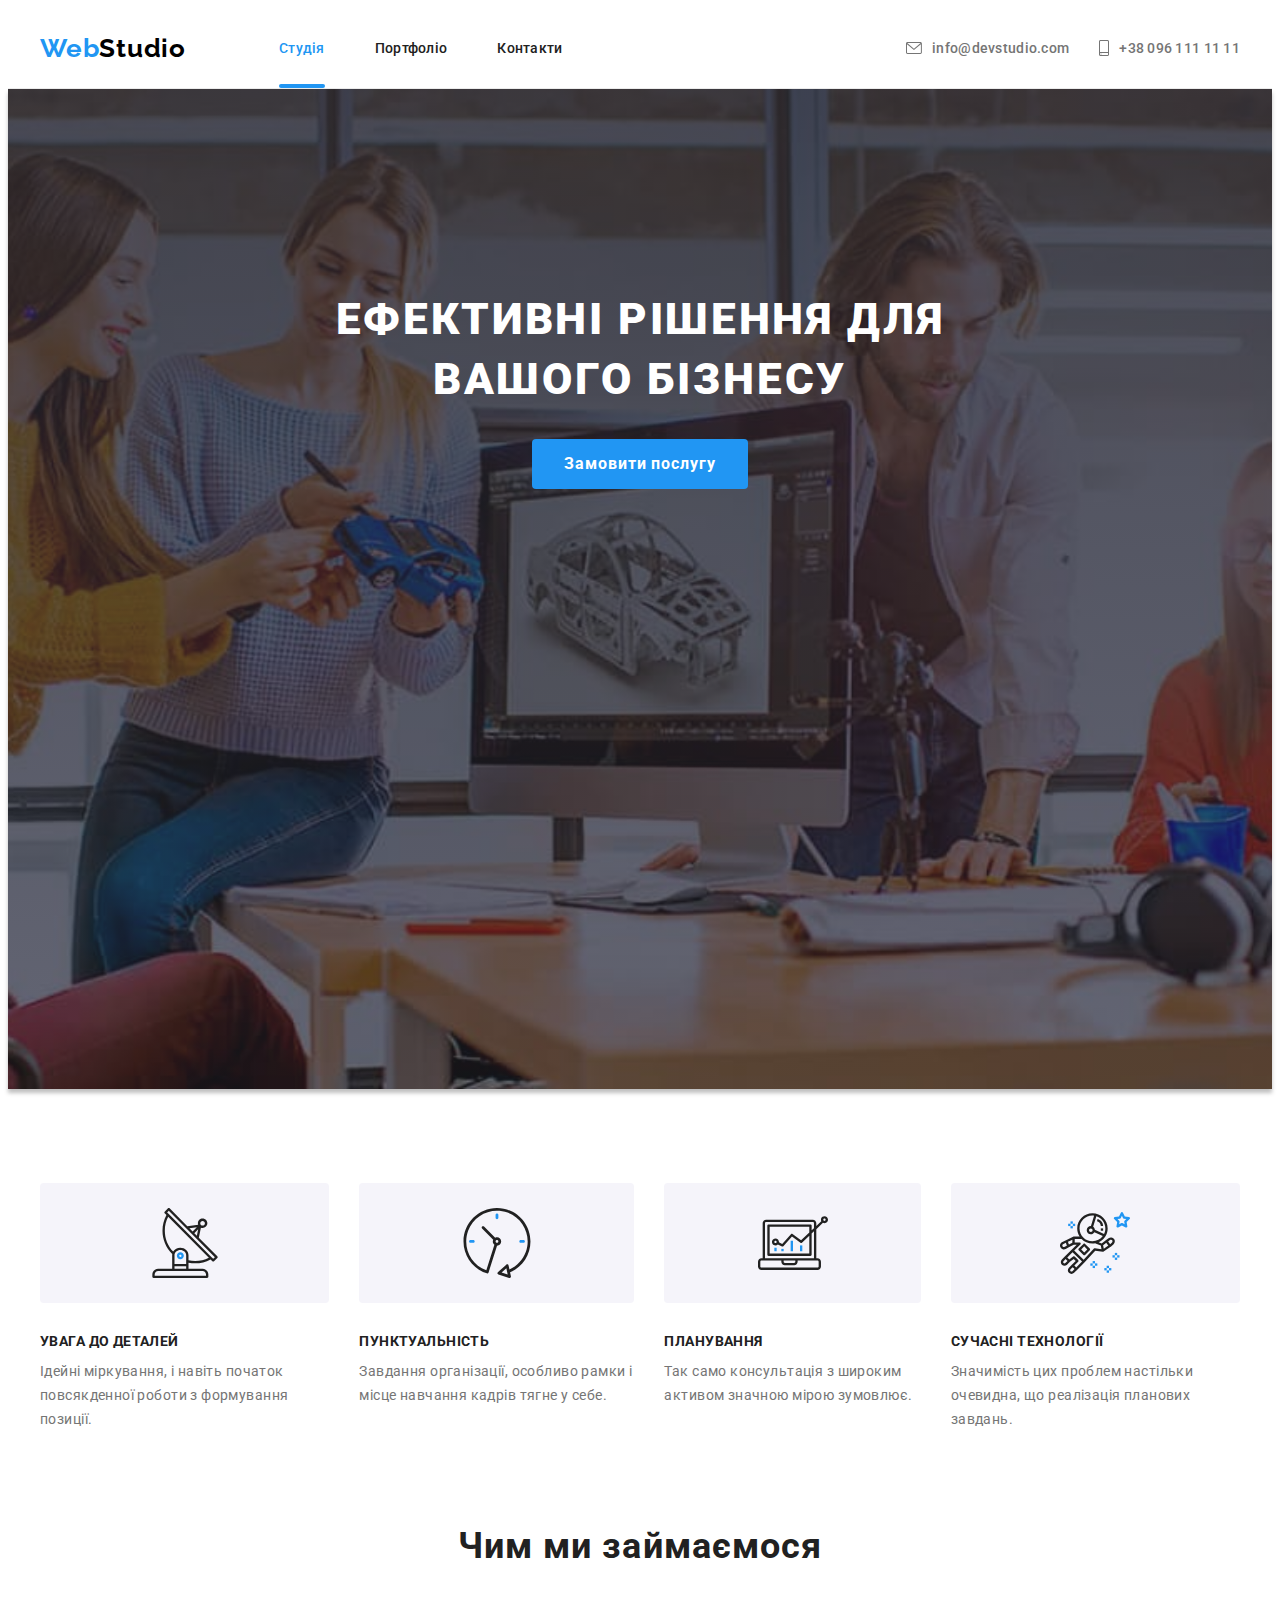
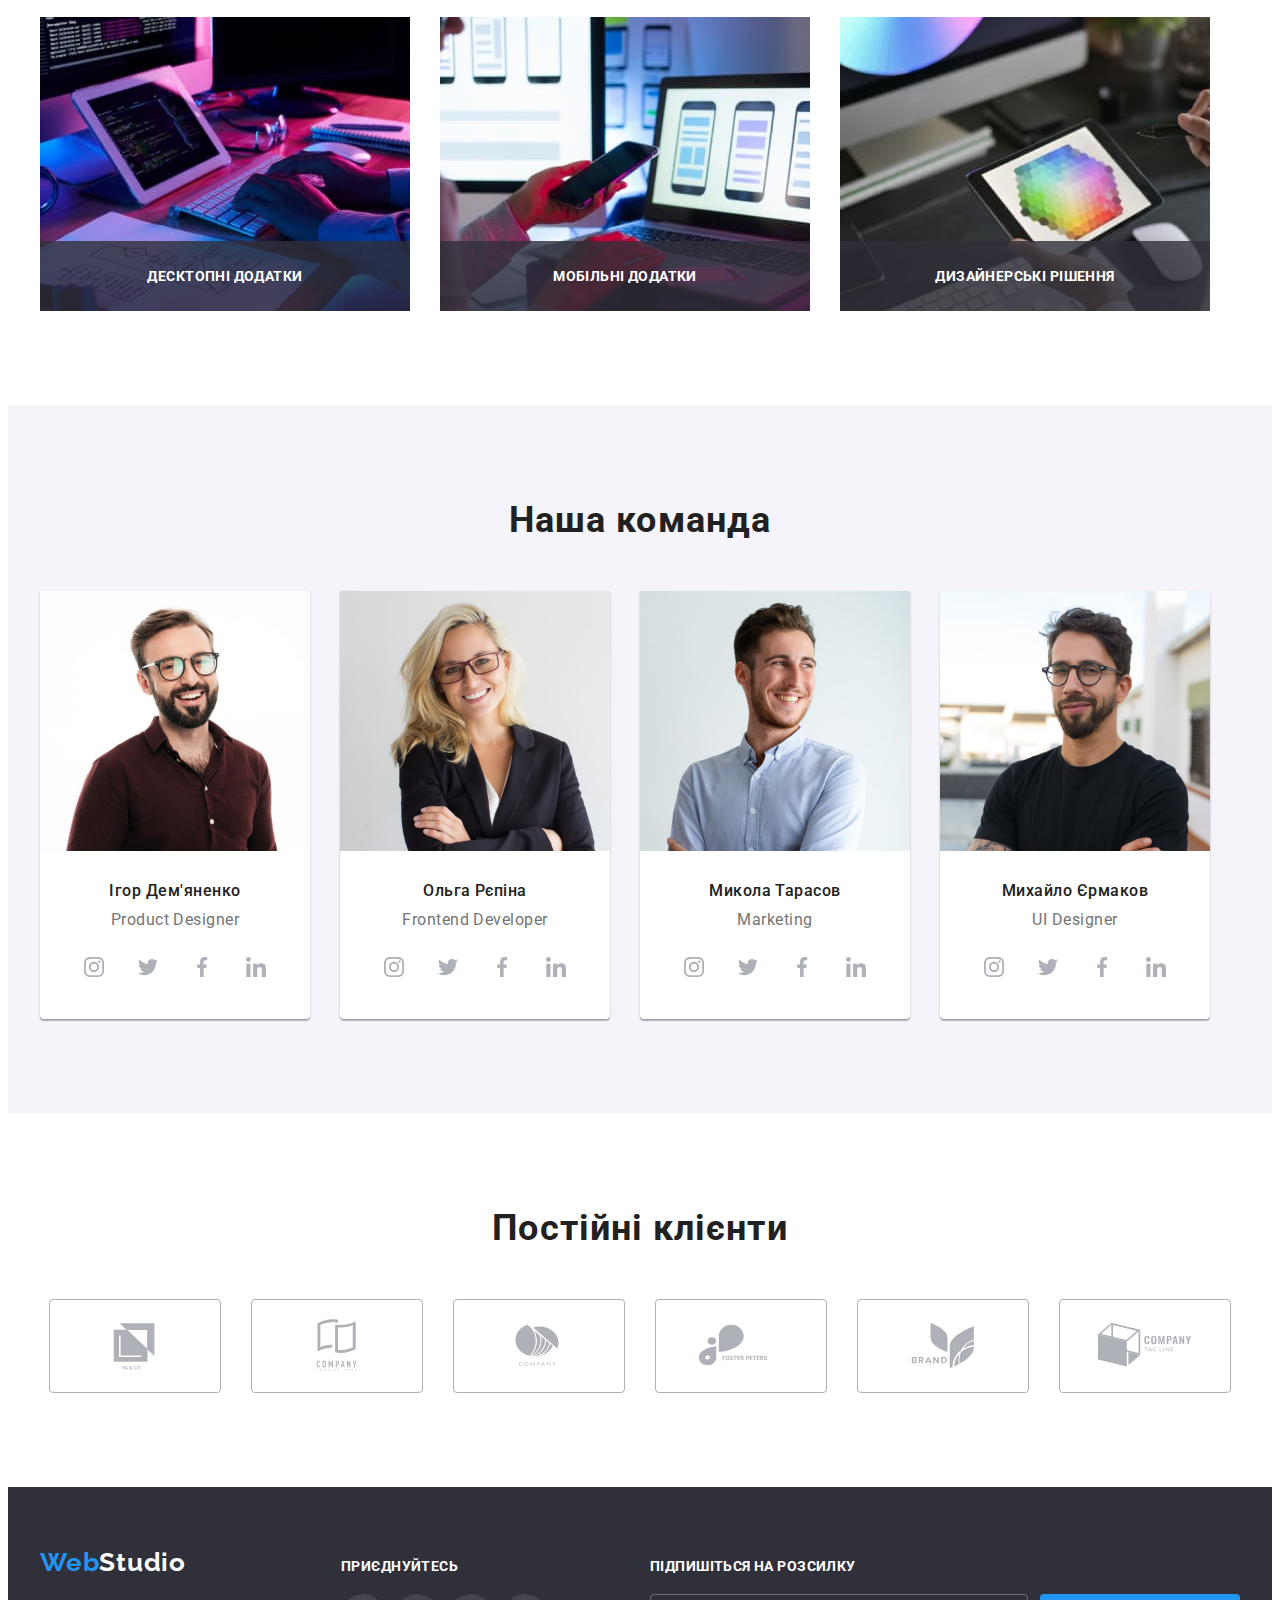
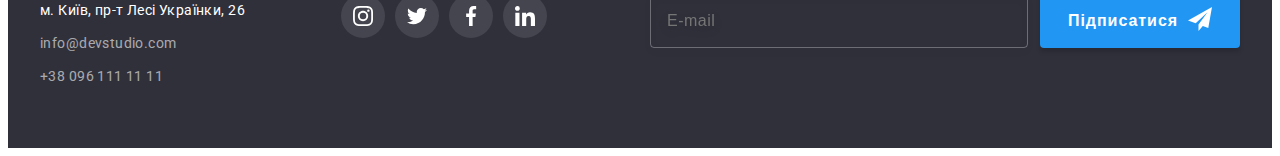
<file: index.html>
<!DOCTYPE html>
<html lang="uk">
  <head>
    <meta charset="UTF-8" />
    <meta http-equiv="X-UA-Compatible" content="IE=edge" />
    <meta name="viewport" content="width=device-width, initial-scale=1.0" />
    <title lang="en">WebStudio</title>
    <link rel="preconnect" href="https://fonts.googleapis.com" />
    <link rel="preconnect" href="https://fonts.gstatic.com" crossorigin />
    <link
      href="https://fonts.googleapis.com/css2?family=Raleway:wght@700&family=Roboto:wght@400;500;700;900&display=swap"
      rel="stylesheet"
    />
    <link
      rel="stylesheet"
      href="https://cdnjs.cloudflare.com/ajax/libs/modern-normalize/1.1.0/modern-normalize.min.css"
      integrity="sha512-wpPYUAdjBVSE4KJnH1VR1HeZfpl1ub8YT/NKx4PuQ5NmX2tKuGu6U/JRp5y+Y8XG2tV+wKQpNHVUX03MfMFn9Q=="
      crossorigin="anonymous"
      referrerpolicy="no-referrer"
    />
    <link rel="stylesheet" href="./css/styles.css" />
  </head>

  <body>
    <header class="header">
      <div class="header-list container">
        <a class="logo link" href="./index.html"> <span class="logo-first-part">Web</span>Studio</a>
        <nav class="nav-menu">
          <ul class="header-nav list">
            <li class="header-nav-list">
              <a class="header-nav-link link current" href="./index.html">Студія</a>
            </li>
            <li class="header-nav-list">
              <a class="header-nav-link link" href="./portfolio.html">Портфоліо</a>
            </li>
            <li class="header-nav-list">
              <a class="header-nav-link link" href="./index.html">Контакти</a>
            </li>
          </ul>
        </nav>

        <ul class="nav-link list">
          <li class="contact-nav">
            <a class="header-link link-envelope link" href="mailto:info@devstudio.com">
              <svg class="contacts-icon" width="16" height="12">
                <use href="./images/icons.svg#icon-envelope"></use>
              </svg>
              info@devstudio.com
            </a>
          </li>
          <li class="contact-nav">
            <a class="header-link link-phone link" href="tel:+380961111111">
              <svg class="contacts-icon" width="10" height="16">
                <use href="./images/icons.svg#icon-phone"></use>
              </svg>
              +38 096 111 11 11</a
            >
          </li>
        </ul>
      </div>
    </header>

    <main>
      <section class="main-section">
        <div class="container">
          <h1 class="main-text">Ефективні рішення для вашого бізнесу</h1>
          <button class="main-btn btn" type="button" data-modal-open>Замовити послугу</button>
        </div>
      </section>

      <section class="benefits">
        <div class="container">
          <h2 class="visually-hidden">Наші переваги</h2>
          <ul class="benefits-list list">
            <li class="benefits-name benefits-antenna">
              <h3 class="benefits-item">Увага до деталей</h3>
              <p class="benefits-text">
                Ідейні міркування, і навіть початок повсякденної роботи з формування позиції.
              </p>
            </li>
            <li class="benefits-name benefits-clock">
              <h3 class="benefits-item">Пунктуальність</h3>
              <p class="benefits-text">
                Завдання організації, особливо рамки і місце навчання кадрів тягне у себе.
              </p>
            </li>
            <li class="benefits-name benefits-diagram">
              <h3 class="benefits-item">Планування</h3>
              <p class="benefits-text">
                Так само консультація з широким активом значною мірою зумовлює.
              </p>
            </li>
            <li class="benefits-name benefits-astronaut">
              <h3 class="benefits-item">Сучасні технології</h3>
              <p class="benefits-text">
                Значимість цих проблем настільки очевидна, що реалізація планових завдань.
              </p>
            </li>
          </ul>
        </div>
      </section>

      <section class="services">
        <div class="container">
          <h2 class="servises-title">Чим ми займаємося</h2>
          <ul class="services-list list">
            <li class="services-item">
              <img src="./images/service1.jpg" alt="Наша робота 1" width="370" height="294" />
              <p class="services-name">Десктопні додатки</p>
            </li>
            <li class="services-item">
              <img src="./images/service2.jpg" alt="Наша робота 2" width="370" height="294" />
              <p class="services-name">Мобільні додатки</p>
            </li>
            <li class="services-item">
              <img src="./images/service3.jpg" alt="Наша робота 3" width="370" height="294" />
              <p class="services-name">Дизайнерські рішення</p>
            </li>
          </ul>
        </div>
      </section>

      <section class="team">
        <div class="container">
          <h2 class="team-title">Наша команда</h2>
          <ul class="team-list list">
            <li class="team-item">
              <img src="./images/ihor.jpg" alt="Фото Ігора Дем'яненко" width="270" height="260" />
              <div class="member">
                <h3 class="team-member">Ігор Дем'яненко</h3>
                <p lang="en" class="team-position">Product Designer</p>
                <ul class="social-list list">
                  <li>
                    <a href="https://www.instagram.com/" class="social-link">
                      <svg width="20" height="20">
                        <use href="./images/icons.svg#icon-instagram"></use>
                      </svg>
                    </a>
                  </li>
                  <li>
                    <a href="https://twitter.com/" class="social-link">
                      <svg width="20" height="20">
                        <use href="./images/icons.svg#icon-twitter"></use>
                      </svg>
                    </a>
                  </li>
                  <li>
                    <a href="https://www.facebook.com/" class="social-link">
                      <svg width="20" height="20">
                        <use href="./images/icons.svg#icon-facebook"></use>
                      </svg>
                    </a>
                  </li>
                  <li>
                    <a href="https://www.linkedin.com/" class="social-link">
                      <svg width="20" height="20">
                        <use href="./images/icons.svg#icon-linkedin"></use>
                      </svg>
                    </a>
                  </li>
                </ul>
              </div>
            </li>
            <li class="team-item">
              <img src="./images/olga.jpg" alt="Фото Ольги Репіної" width="270" height="260" />
              <div class="member">
                <h3 class="team-member">Ольга Рєпіна</h3>
                <p lang="en" class="team-position">Frontend Developer</p>
                <ul class="social-list list">
                  <li>
                    <a href="https://www.instagram.com/" class="social-link">
                      <svg width="20" height="20">
                        <use href="./images/icons.svg#icon-instagram"></use>
                      </svg>
                    </a>
                  </li>
                  <li>
                    <a href="https://twitter.com/" class="social-link">
                      <svg width="20" height="20">
                        <use href="./images/icons.svg#icon-twitter"></use>
                      </svg>
                    </a>
                  </li>
                  <li>
                    <a href="https://www.facebook.com/" class="social-link">
                      <svg width="20" height="20">
                        <use href="./images/icons.svg#icon-facebook"></use>
                      </svg>
                    </a>
                  </li>
                  <li>
                    <a href="https://www.linkedin.com/" class="social-link">
                      <svg width="20" height="20">
                        <use href="./images/icons.svg#icon-linkedin"></use>
                      </svg>
                    </a>
                  </li>
                </ul>
              </div>
            </li>
            <li class="team-item">
              <img src="./images/nikola.jpg" alt="Фото Смколи Тарасова" width="270" height="260" />
              <div class="member">
                <h3 class="team-member">Микола Тарасов</h3>
                <p lang="en" class="team-position">Marketing</p>
                <ul class="social-list list">
                  <li>
                    <a
                      href="https://www.instagram.com/"
                      class="social-link"
                      aria-label="instagram icon"
                    >
                      <svg width="20" height="20">
                        <use href="./images/icons.svg#icon-instagram"></use>
                      </svg>
                    </a>
                  </li>
                  <li>
                    <a href="https://twitter.com/" class="social-link" aria-label="twitter icon">
                      <svg width="20" height="20">
                        <use href="./images/icons.svg#icon-twitter"></use>
                      </svg>
                    </a>
                  </li>
                  <li>
                    <a
                      href="https://www.facebook.com/"
                      class="social-link"
                      aria-label="facebook icon"
                    >
                      <svg width="20" height="20">
                        <use href="./images/icons.svg#icon-facebook"></use>
                      </svg>
                    </a>
                  </li>
                  <li>
                    <a
                      href="https://www.linkedin.com/"
                      class="social-link"
                      aria-label="linkedin icon"
                    >
                      <svg width="20" height="20">
                        <use href="./images/icons.svg#icon-linkedin"></use>
                      </svg>
                    </a>
                  </li>
                </ul>
              </div>
            </li>
            <li class="team-item">
              <img src="./images/mikle.jpg" alt="Фото Михайла Єрмакова" width="270" height="260" />
              <div class="member">
                <h3 class="team-member">Михайло Єрмаков</h3>
                <p lang="en" class="team-position">UI Designer</p>
                <ul class="social-list list">
                  <li>
                    <a href="https://www.instagram.com/" class="social-link">
                      <svg width="20" height="20">
                        <use href="./images/icons.svg#icon-instagram"></use>
                      </svg>
                    </a>
                  </li>
                  <li>
                    <a href="https://twitter.com/" class="social-link">
                      <svg width="20" height="20">
                        <use href="./images/icons.svg#icon-twitter"></use>
                      </svg>
                    </a>
                  </li>
                  <li>
                    <a href="https://www.facebook.com/" class="social-link">
                      <svg width="20" height="20">
                        <use href="./images/icons.svg#icon-facebook"></use>
                      </svg>
                    </a>
                  </li>
                  <li>
                    <a href="https://www.linkedin.com/" class="social-link">
                      <svg width="20" height="20">
                        <use href="./images/icons.svg#icon-linkedin"></use>
                      </svg>
                    </a>
                  </li>
                </ul>
              </div>
            </li>
          </ul>
        </div>
      </section>

      <section class="clients">
        <div class="container">
          <h2 class="clients-title">Постійні клієнти</h2>
          <ul class="clients-list list">
            <li>
              <a class="clients-link" href="">
                <svg width="106" height="60">
                  <use href="./images/icons.svg#icon-client1"></use>
                </svg>
              </a>
            </li>
            <li>
              <a class="clients-link" href="">
                <svg width="106" height="60">
                  <use href="./images/icons.svg#icon-client2"></use>
                </svg>
              </a>
            </li>
            <li>
              <a class="clients-link" href="">
                <svg width="106" height="60">
                  <use href="./images/icons.svg#icon-client3"></use>
                </svg>
              </a>
            </li>
            <li>
              <a class="clients-link" href="">
                <svg width="106" height="60">
                  <use href="./images/icons.svg#icon-client4"></use>
                </svg>
              </a>
            </li>
            <li>
              <a class="clients-link" href="">
                <svg width="106" height="60">
                  <use href="./images/icons.svg#icon-client5"></use>
                </svg>
              </a>
            </li>
            <li>
              <a class="clients-link" href="">
                <svg width="106" height="60">
                  <use href="./images/icons.svg#icon-client6"></use>
                </svg>
              </a>
            </li>
          </ul>
        </div>
      </section>
    </main>

    <footer class="footer">
      <div class="footer-container container">
        <div class="footer-address-container">
          <a class="footer-logo logo link" href="./index.html">
            <span class="logo-first-part">Web</span>Studio</a
          >
          <address class="footer-address">
            <ul class="list">
              <li class="footer-list">
                <a
                  class="address-link link"
                  href="https://goo.gl/maps/5Z18BUfWbixnfmwy8"
                  target="_blank"
                  rel="noopener noreferrer nofollow"
                  >м. Київ, пр-т Лесі Українки, 26</a
                >
              </li>
              <li class="footer-list">
                <a class="footer-link link" href="mailto:info@devstudio.com">info@devstudio.com</a>
              </li>
              <li class="footer-list">
                <a class="footer-link link" href="tel:+380961111111">+38 096 111 11 11</a>
              </li>
            </ul>
          </address>
        </div>

        <div class="footer-social-container">
          <p lang="en" class="footer-title">приєднуйтесь</p>
          <ul class="footer-social-list list">
            <li>
              <a class="footer-social-link" href="https://www.instagram.com/">
                <svg width="20" height="20">
                  <use href="./images/icons.svg#icon-instagram"></use>
                </svg>
              </a>
            </li>
            <li>
              <a class="footer-social-link" href="https://twitter.com/">
                <svg width="20" height="20">
                  <use href="./images/icons.svg#icon-twitter"></use>
                </svg>
              </a>
            </li>
            <li>
              <a class="footer-social-link" href="https://www.facebook.com/">
                <svg width="20" height="20">
                  <use href="./images/icons.svg#icon-facebook"></use>
                </svg>
              </a>
            </li>
            <li>
              <a class="footer-social-link" href="https://www.linkedin.com/">
                <svg width="20" height="20">
                  <use href="./images/icons.svg#icon-linkedin"></use>
                </svg>
              </a>
            </li>
          </ul>
        </div>

        <div class="footer-mail-container">
          <p class="footer-mail-title">Підпишіться на розсилку</p>
          <form class="footer-form">
            <input
              class="footer-email"
              type="email"
              name="email"
              id="mail"
              placeholder="E-mail"
              required
            />
            <button class="footer-btn btn" type="submit">
              Підписатися
              <svg class="footer-mail-btn" width="24" height="24">
                <use href="./images/icons.svg#icon-send"></use>
              </svg>
            </button>
          </form>
        </div>
      </div>
    </footer>

    <!-- модальне вікно замовити послугу -->

    <div class="backdrop is-hidden" data-modal>
      <div class="modal">
        <button class="modal-btn-icon btn" data-modal-close>
          <svg class="" width="18" height="18">
            <use href="./images/icons.svg#icon-close-btn"></use>
          </svg>
        </button>

        <p class="modal-title">Залиште свої дані, ми вам передзвонимо</p>
        <form class="form">
          <div class="form-field">
            <label for="name">Ім'я</label>
            <input class="input-field" type="text" name="name" id="name" autofocus />
            <svg class="form-icon" width="18" height="18 ">
              <use href="./images/icons.svg#icon-person-modal"></use>
            </svg>
          </div>
          <div class="form-field">
            <label for="tel">Телефон</label>
            <input class="input-field" type="tel" name="tel" id="tel" />
            <svg class="form-icon" width="18" height="18 ">
              <use href="./images/icons.svg#icon-phone-modal"></use>
            </svg>
          </div>
          <div class="form-field">
            <label for="mail">Пошта</label>
            <input class="input-field" type="email" name="mail" id="mail" />
            <svg class="form-icon" width="18" height="18 ">
              <use href="./images/icons.svg#icon-email-modal"></use>
            </svg>
          </div>

          <div class="form-field">
            <label for="comment">Коментар</label>
            <textarea
              class="input-field input-field-comment"
              name="comment"
              id="comment"
              rows="6"
              placeholder="Введіть текст"
            ></textarea>
          </div>

          <div class="conditions-field">
            <input
              class="form-checkbox"
              type="checkbox"
              name="conditions"
              value="conditions"
              id="conditions"
            />
            <label for="conditions"
              >Погоджуюся з розсилкою та приймаю
              <a class="conditions-link" href="">Умови договору</a>
            </label>
          </div>

          <button class="modal-btn btn" type="submit" data-modal-close>Відправити</button>
        </form>
      </div>
    </div>

    <!-- modal window end -->

    <!-- підключили скріпт модального вікна -->
    <script src="./js/modal.js"></script>
  </body>
</html>
</file>
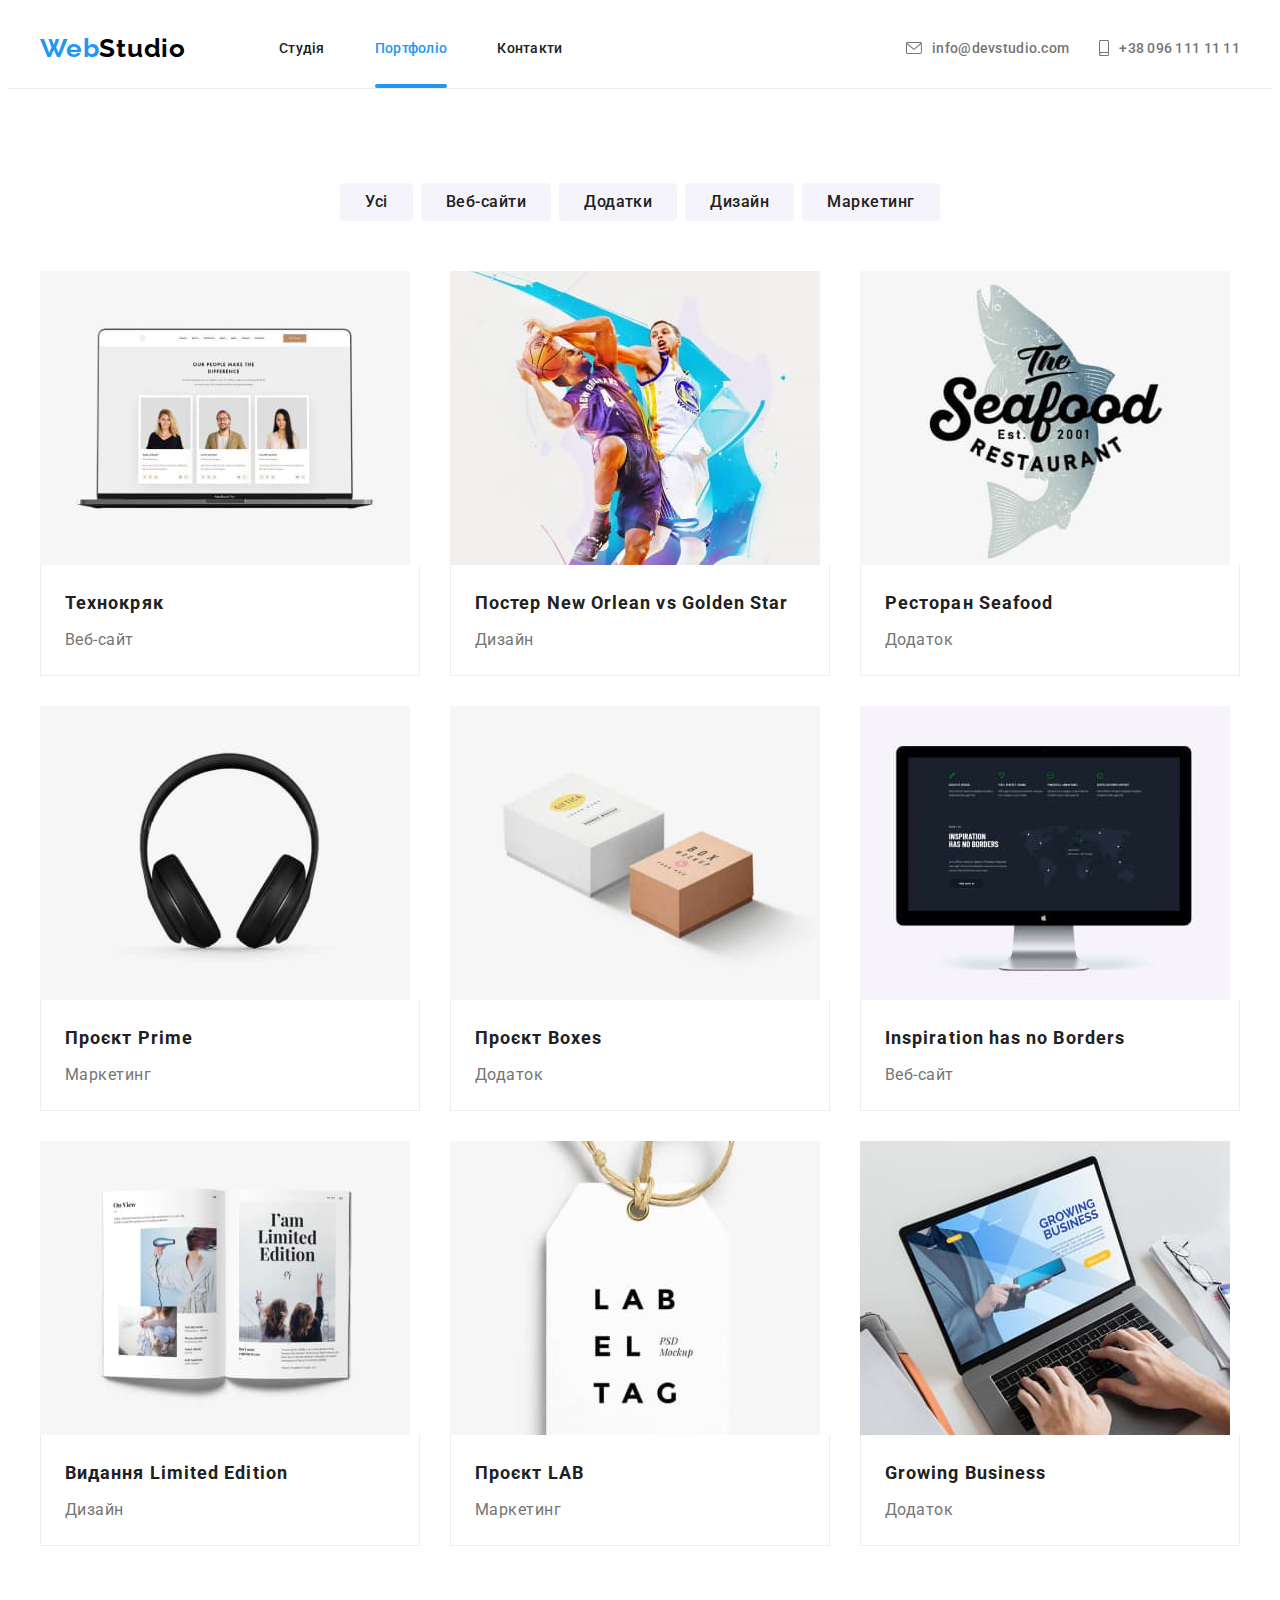
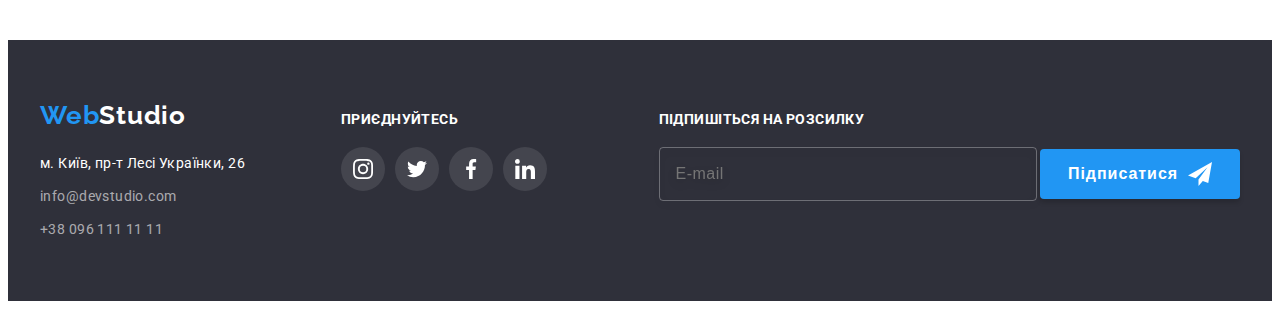
<file: portfolio.html>
<!DOCTYPE html>
<html lang="uk">
  <head>
    <meta charset="UTF-8" />
    <meta http-equiv="X-UA-Compatible" content="IE=edge" />
    <meta name="viewport" content="width=device-width, initial-scale=1.0" />
    <title lang="en">WebStudio</title>
    <link rel="preconnect" href="https://fonts.googleapis.com" />
    <link rel="preconnect" href="https://fonts.gstatic.com" crossorigin />
    <link
      href="https://fonts.googleapis.com/css2?family=Raleway:wght@700&family=Roboto:wght@400;500;700;900&display=swap"
      rel="stylesheet"
    />
    <link
      rel="stylesheet"
      href="https://cdnjs.cloudflare.com/ajax/libs/modern-normalize/1.1.0/modern-normalize.min.css"
      integrity="sha512-wpPYUAdjBVSE4KJnH1VR1HeZfpl1ub8YT/NKx4PuQ5NmX2tKuGu6U/JRp5y+Y8XG2tV+wKQpNHVUX03MfMFn9Q=="
      crossorigin="anonymous"
      referrerpolicy="no-referrer"
    />
    <link rel="stylesheet" href="./css/styles.css" />
  </head>

  <body>
    <header class="header">
      <div class="header-list container">
        <a class="logo link" href="./index.html"> <span class="logo-first-part">Web</span>Studio</a>
        <nav class="nav-menu">
          <ul class="header-nav list">
            <li class="header-nav-list">
              <a class="header-nav-link link" href="./index.html">Студія</a>
            </li>
            <li class="header-nav-list">
              <a class="header-nav-link link current" href="./portfolio.html">Портфоліо</a>
            </li>
            <li class="header-nav-list">
              <a class="header-nav-link link" href="./index.html">Контакти</a>
            </li>
          </ul>
        </nav>

        <ul class="nav-link list">
          <li class="contact-nav">
            <a class="header-link link-envelope link" href="mailto:info@devstudio.com">
              <svg class="contacts-icon" width="16" height="12">
                <use href="./images/icons.svg#icon-envelope"></use>
              </svg>
              info@devstudio.com
            </a>
          </li>
          <li class="contact-nav">
            <a class="header-link link-phone link" href="tel:+380961111111">
              <svg class="contacts-icon" width="10" height="16">
                <use href="./images/icons.svg#icon-phone"></use>
              </svg>
              +38 096 111 11 11</a
            >
          </li>
        </ul>
      </div>
    </header>

    <main>
      <section class="our-works">
        <div class="container">
          <h1 class="visually-hidden">Наші роботи</h1>
          <ul class="works-choise list">
            <li class="choice-btn"><button class="works-btn btn" type="button">Усі</button></li>
            <li class="choice-btn">
              <button class="works-btn btn" type="button">Веб-сайти</button>
            </li>
            <li class="choice-btn"><button class="works-btn btn" type="button">Додатки</button></li>
            <li class="choice-btn"><button class="works-btn btn" type="button">Дизайн</button></li>
            <li class="choice-btn">
              <button class="works-btn btn" type="button">Маркетинг</button>
            </li>
          </ul>
          <ul class="works-card list">
            <li class="works-list">
              <a href="" class="works-link link">
                <div class="description">
                  <img
                    src="./images/website-techno.jpg"
                    alt="Технокряк вебсайт"
                    width="370"
                    height="294"
                  />
                  <p class="works-description">
                    Ресурс пропонує комплексні пропозиції з різним рівнем функціоналу та сервісів.
                    Все це дозволить відвідувачу отримати вичерпні відомості про компанію чи
                    приватну особу.
                  </p>
                </div>

                <div class="works">
                  <h2 class="works-title">Технокряк</h2>
                  <p class="works-item">Веб-сайт</p>
                </div>
              </a>
            </li>
            <li class="works-list">
              <a href="" class="works-link link">
                <div class="description">
                  <img src="./images/design-poster.jpg" alt="" width="370" height="294" />
                  <p class="works-description">
                    Ресурс пропонує комплексні пропозиції з різним рівнем функціоналу та сервісів.
                    Все це дозволить відвідувачу отримати вичерпні відомості про компанію чи
                    приватну особу.
                  </p>
                </div>
                <div class="works">
                  <h2 class="works-title">Постер New Orlean vs Golden Star</h2>
                  <p class="works-item">Дизайн</p>
                </div>
              </a>
            </li>
            <li class="works-list">
              <a href="" class="works-link link">
                <div class="description">
                  <img src="./images/application-restaurant.jpg" alt="" width="370" height="294" />
                  <p class="works-description">
                    Ресурс пропонує комплексні пропозиції з різним рівнем функціоналу та сервісів.
                    Все це дозволить відвідувачу отримати вичерпні відомості про компанію чи
                    приватну особу.
                  </p>
                </div>

                <div class="works">
                  <h2 class="works-title">Ресторан Seafood</h2>
                  <p class="works-item">Додаток</p>
                </div>
              </a>
            </li>
            <li class="works-list">
              <a href="" class="works-link link">
                <div class="description">
                  <img src="./images/marketing-prime.jpg" alt="" width="370" height="294" />
                  <p class="works-description">
                    Ресурс пропонує комплексні пропозиції з різним рівнем функціоналу та сервісів.
                    Все це дозволить відвідувачу отримати вичерпні відомості про компанію чи
                    приватну особу.
                  </p>
                </div>

                <div class="works">
                  <h2 class="works-title">Проєкт Prime</h2>
                  <p class="works-item">Маркетинг</p>
                </div>
              </a>
            </li>
            <li class="works-list">
              <a href="" class="works-link link">
                <div class="description">
                  <img
                    src="./images/application-boxes.jpg"
                    alt="Проєкт Boxes додаток"
                    width="370"
                    height="294"
                  />
                  <p class="works-description">
                    Ресурс пропонує комплексні пропозиції з різним рівнем функціоналу та сервісів.
                    Все це дозволить відвідувачу отримати вичерпні відомості про компанію чи
                    приватну особу.
                  </p>
                </div>

                <div class="works">
                  <h2 class="works-title">Проєкт Boxes</h2>
                  <p class="works-item">Додаток</p>
                </div>
              </a>
            </li>
            <li class="works-list">
              <a href="" class="works-link link">
                <div class="description">
                  <img
                    src="./images/website-inspiration.jpg"
                    alt="Inspiration has no Borders вебсайт"
                    width="370"
                    height="294"
                  />
                  <p class="works-description">
                    Ресурс пропонує комплексні пропозиції з різним рівнем функціоналу та сервісів.
                    Все це дозволить відвідувачу отримати вичерпні відомості про компанію чи
                    приватну особу.
                  </p>
                </div>

                <div class="works">
                  <h2 class="works-title">Inspiration has no Borders</h2>
                  <p class="works-item">Веб-сайт</p>
                </div>
              </a>
            </li>
            <li class="works-list">
              <a href="" class="works-link link">
                <div class="description">
                  <img
                    src="./images/design-edition.jpg"
                    alt="Видання Limited Edition дизайн"
                    width="370"
                    height="294"
                  />
                  <p class="works-description">
                    Ресурс пропонує комплексні пропозиції з різним рівнем функціоналу та сервісів.
                    Все це дозволить відвідувачу отримати вичерпні відомості про компанію чи
                    приватну особу.
                  </p>
                </div>

                <div class="works">
                  <h2 class="works-title">Видання Limited Edition</h2>
                  <p class="works-item">Дизайн</p>
                </div>
              </a>
            </li>
            <li class="works-list">
              <a href="" class="works-link link">
                <div class="description">
                  <img
                    src="./images/marketing-lab.jpg"
                    alt="Проєкт LAB маркетинг"
                    width="370"
                    height="294"
                  />
                  <p class="works-description">
                    Ресурс пропонує комплексні пропозиції з різним рівнем функціоналу та сервісів.
                    Все це дозволить відвідувачу отримати вичерпні відомості про компанію чи
                    приватну особу.
                  </p>
                </div>

                <div class="works">
                  <h2 class="works-title">Проєкт LAB</h2>
                  <p class="works-item">Маркетинг</p>
                </div>
              </a>
            </li>
            <li class="works-list">
              <a href="" class="works-link link">
                <div class="description">
                  <img
                    src="./images/application-business.jpg"
                    alt="Growing Business додаток"
                    width="370"
                    height="294"
                  />
                  <p class="works-description">
                    Ресурс пропонує комплексні пропозиції з різним рівнем функціоналу та сервісів.
                    Все це дозволить відвідувачу отримати вичерпні відомості про компанію чи
                    приватну особу.
                  </p>
                </div>

                <div class="works">
                  <h2 class="works-title">Growing Business</h2>
                  <p class="works-item">Додаток</p>
                </div>
              </a>
            </li>
          </ul>
        </div>
      </section>
    </main>

    <footer class="footer">
      <div class="footer-container container">
        <div class="footer-address-container">
          <a class="footer-logo logo link" href="./index.html">
            <span class="logo-first-part">Web</span>Studio</a
          >
          <address class="footer-address">
            <ul class="list">
              <li class="footer-list">
                <a
                  class="address-link link"
                  href="https://goo.gl/maps/5Z18BUfWbixnfmwy8"
                  target="_blank"
                  rel="noopener noreferrer nofollow"
                  >м. Київ, пр-т Лесі Українки, 26</a
                >
              </li>
              <li class="footer-list">
                <a class="footer-link link" href="mailto:info@devstudio.com">info@devstudio.com</a>
              </li>
              <li class="footer-list">
                <a class="footer-link link" href="tel:+380961111111">+38 096 111 11 11</a>
              </li>
            </ul>
          </address>
        </div>

        <div class="footer-social-container">
          <p lang="en" class="footer-title">приєднуйтесь</p>
          <ul class="footer-social-list list">
            <li>
              <a class="footer-social-link" href="https://www.instagram.com/">
                <svg width="20" height="20">
                  <use href="./images/icons.svg#icon-instagram"></use>
                </svg>
              </a>
            </li>
            <li>
              <a class="footer-social-link" href="https://twitter.com/">
                <svg width="20" height="20">
                  <use href="./images/icons.svg#icon-twitter"></use>
                </svg>
              </a>
            </li>
            <li>
              <a class="footer-social-link" href="https://www.facebook.com/">
                <svg width="20" height="20">
                  <use href="./images/icons.svg#icon-facebook"></use>
                </svg>
              </a>
            </li>
            <li>
              <a class="footer-social-link" href="https://www.linkedin.com/">
                <svg width="20" height="20">
                  <use href="./images/icons.svg#icon-linkedin"></use>
                </svg>
              </a>
            </li>
          </ul>
        </div>

        <div class="footer-mail-container">
          <p class="footer-mail-title">Підпишіться на розсилку</p>
          <form class="footer-form">
            <div class="footer-form-btn">
              <input
                class="footer-email"
                type="email"
                name="email"
                id="mail"
                placeholder="E-mail"
                required
              />
              <button class="footer-btn btn" type="submit">
                Підписатися
                <svg class="footer-mail-btn" width="24" height="24">
                  <use href="./images/icons.svg#icon-send"></use>
                </svg>
              </button>
            </div>
          </form>
        </div>
      </div>
    </footer>
  </body>
</html>
</file>
<file: css/styles.css>
/* ====================== GENERAL STYLES =======================*/
:root {
  --main-background-color: #ffffff;
  --additional-font-color: #ffffff;
  --accent-color: #2196f3;
  --accent-color-cards: rgba(33, 150, 243, 0.9);
  --btn-bg-color: #188ce8;
  --footer-font: #2f303a; /* колір першої секції постера і футера  */
  --services-font-cl: rgba(47, 48, 58, 0.8);
  --main-font-color: #212121; /* основний колір тексту */
  --secondary-font-color: #757575;
  --form-font-color: rgba(255, 255, 255, 0.6); /* колір е-майл в футері */
  --border-form-color: rgba(255, 255, 255, 0.3);
  --section-color: #f5f4fa; /*  цвет секції наша команда */
  --icon-color: #afb1b8; /* колір іконок в неактивному стані */
  --border-color: rgba(33, 33, 33, 0.2); /* колір бордерів форми на модальному вікні */
  --comment-font-color: rgba(
    117,
    117,
    117,
    0.5
  ); /* колір плейсхолдера в коментрях в модальному вікні */
  --logo-font: 'Raleway', sans-serif;
  --main-font: 'Roboto', sans-serif;
}
body {
  /* margin: 0; в боді автоматично є марджин, забирати його завжди, 
  модерн нормалайз його автоматично додає 
  тому не обов'язково його тут залишати */
  background-color: var(--main-background-color);
  font-family: var(--main-font);
  color: var(--main-font-color);
  font-size: 14px;
  letter-spacing: 0.03em;
}
h1,
h2,
h3,
h4,
h5,
h6,
p {
  margin: 0;
}
img {
  display: block;
  max-width: 100%;
  height: auto;
}
.logo {
  font-family: var(--logo-font);
  font-weight: 700;
  font-size: 26px;
  line-height: calc(31 / 26);
  letter-spacing: 0.03em;
  color: #000000;

  transition-property: color;
  transition-duration: 250ms;
  transition-timing-function: cubic-bezier(0.4, 0, 0.2, 1);
}
.footer-logo {
  color: var(--main-background-color);

  transition-property: color;
  transition-duration: 250ms;
  transition-timing-function: cubic-bezier(0.4, 0, 0.2, 1);
}
.btn {
  cursor: pointer; /* пальчик на кнопках */
}
/* Розміщення елементів */
.container {
  width: 1200px;
  padding-left: 15px;
  padding-right: 15px;
  margin: 0 auto; /* або margin-left margin-right - auto */
  /* outline: 1px solid tomato; */
}
.logo:hover,
.logo:focus,
.logo-first-part,
.header-nav-link:hover,
.header-nav-link:focus,
.header-link:hover,
.header-link:focus,
.footer-link:hover,
.footer-link:focus,
.address-link:hover,
.address-link:focus,
.current {
  color: var(--accent-color);
}

.link {
  text-decoration: none; /* прибирає підкреслення посилань. Звичайний текст. */
}
.list {
  margin: 0; /* прибираєм відступи */
  padding: 0;
  list-style: none; /* прибираєм крапочки списку */
}
/* прибираємо заголовок непотрібний */
.visually-hidden {
  position: absolute;
  width: 1px;
  height: 1px;
  margin: -1px;
  border: 0;
  padding: 0;
  white-space: nowrap;
  clip-path: inset(100%);
  clip: rect(0 0 0 0);
  overflow: hidden;
}

/* ======================= HEADER NAV ========================= */
.header {
  border-bottom: 1px solid #ececec; /* рамка в нижній частині хедера */
}
.header-list {
  align-items: center;
}
.nav-menu {
  margin-left: 93px;
}
.header-list,
.header-nav,
.nav-link {
  display: flex;
}
.header-nav-list:not(:last-child) {
  margin-right: 50px;
}
.header-nav-link,
.header-link {
  display: flex;
  align-items: center;
  padding-top: 32px;
  padding-bottom: 32px; /* розширюємо зону ховера і фокуса на навігації */
  font-weight: 500;
  font-size: 14px;
  line-height: calc(16 / 14);
  letter-spacing: 0.02em;

  transition-property: color;
  transition-duration: 250ms;
  transition-timing-function: cubic-bezier(0.4, 0, 0.2, 1);
}
.nav-link {
  margin-left: auto;
  align-items: center;
}
.contact-nav:not(:last-child) {
  margin-right: 30px;
}
.header-nav-link {
  color: var(--main-font-color);
}
.header-nav-link.current {
  color: var(--accent-color);
}
.header-link {
  color: var(--secondary-font-color);
}
.contacts-icon {
  margin-right: 10px;
  fill: currentColor; /* наслідує колір батька як current так і ховер */
}

/* Синя лінія підкреслення */

.header-nav-list {
  position: relative;
}
.current::after {
  display: inline-block;
  position: absolute;
  content: '';
  bottom: 0;

  width: 100%;
  height: 4px;

  border-radius: 2px;
  background-color: var(--accent-color);
}

/* ================ MAIN SECTION (FIRST SECTION) ================*/
.main-section {
  padding-top: 200px;
  padding-bottom: 200px;

  background-color: var(--footer-font);
  background-image: linear-gradient(180deg, rgba(47, 48, 58, 0.7), rgba(47, 48, 58, 0.4)),
    url('../images/font.jpg');
  background-size: cover; /* вписуєм зображення і обрізаєм */
  background-repeat: no-repeat;
  background-position: center;

  box-shadow: 0px 4px 4px 0px rgba(0, 0, 0, 0.25); /* тінь - фон */

  max-width: 1600px;
  height: 600px;
  margin: 0 auto;
}
.main-text {
  margin-top: 0; /* скидаю марджин */
  margin-bottom: 30px;
  text-align: center;
  width: 696px; /* ширина тексту основного */
  margin-left: auto;
  margin-right: auto;

  font-weight: 900;
  font-size: 44px;
  line-height: calc(60 / 44);
  text-align: center;
  letter-spacing: 0.06em;
  text-transform: uppercase;
  color: var(--main-background-color);
}
.main-btn {
  /* inherit добавила*/
  display: block;
  font-family: inherit;
  font-weight: 700;
  font-size: 16px;
  line-height: calc(30 / 16);
  display: flex;
  align-items: center;
  text-align: center;
  letter-spacing: 0.06em;
  color: var(--main-background-color);
  background-color: var(--accent-color);
  border-radius: 4px;
  padding: 10px 32px; /* відступи тексту на кнопці */
  text-align: center;
  min-width: 216px;
  margin-left: auto;
  margin-right: auto;
  border: none;

  transition-property: background-color, box-shadow;
  transition-duration: 250ms;
  transition-timing-function: cubic-bezier(0.4, 0, 0.2, 1);
}
.main-btn:active,
.main-btn:hover,
.main-btn:focus,
.modal-btn:hover,
.modal-btn:focus,
.footer-btn:hover,
.footer-btn:focus {
  background-color: var(--btn-bg-color);
  /* background-image: radial-gradient(circle, rgba(33, 150, 243, 1) 0%, rgba(175, 177, 184, 1) 100%); */
  box-shadow: 0px 4px 4px rgba(0, 0, 0, 0.25);
}

/* =================== OUR BENEFITS SECTION ==================== */
.benefits {
  padding-top: 94px;
  padding-bottom: 94px;
}
.benefits-list {
  display: flex;
}
.benefits-name:not(:last-child) {
  margin-right: 30px;
}
.benefits-name::before {
  content: '';
  display: block;
  height: 120px;
  background-color: var(--section-color);
  border-radius: 4px;
  background-position: center;
  background-repeat: no-repeat;
}
.benefits-antenna::before {
  background-image: url('../images/antenna.svg');
}
.benefits-clock::before {
  background-image: url('../images/clock.svg');
}
.benefits-diagram::before {
  background-image: url('../images/diagram.svg');
}
.benefits-astronaut::before {
  background-image: url('../images/astronaut.svg');
}
.benefits-item {
  margin-top: 30px;
  margin-bottom: 10px;
  font-weight: 700;
  font-size: 14px;
  line-height: calc(16 / 14);
  letter-spacing: 0.03em;
  text-transform: uppercase;
  color: var(--main-font-color);
}
.benefits-text {
  margin-top: 0;
  margin-bottom: 0;
  font-size: 14px;
  line-height: calc(24 / 14);
  letter-spacing: 0.03em;
  color: var(--secondary-font-color);
}

/* =================== SERVICES (OUR WORKS) ==================== */
.services {
  padding-top: 0;
  padding-bottom: 94px;
}
.services-list {
  display: flex;
}
.services-item {
  position: relative;
}
.services-item:not(:last-child) {
  margin-right: 30px;
}
.servises-title,
.team-title,
.clients-title {
  margin-bottom: 50px;
  font-weight: 700;
  font-size: 36px;
  line-height: calc(42 / 36);
  text-align: center;
  letter-spacing: 0.03em;
  color: var(--main-font-color);
}
.services-name {
  position: absolute;
  bottom: 0;
  width: 100%;
  min-height: 70px;

  font-weight: 700;
  line-height: calc(16 / 14);
  text-transform: uppercase;

  display: flex;
  align-items: center;
  justify-content: center;

  color: var(--additional-font-color);
  background-color: var(--services-font-cl);
}
/* ====================== TEAM SECTION =========================*/
.team {
  padding-top: 94px;
  padding-bottom: 94px;
  background-color: var(--section-color);
}
.team-list {
  display: flex;
}
.team-item {
  background-color: var(--main-background-color);
  box-shadow: 0px 1px 3px rgba(0, 0, 0, 0.12), 0px 1px 1px rgba(0, 0, 0, 0.14),
    0px 2px 1px rgba(0, 0, 0, 0.2);
  border-radius: 0px 0px 4px 4px;
}
.team-item:not(:last-child) {
  margin-right: 30px;
}
.team-member {
  margin-top: 0;
  margin: 0;
  margin-bottom: 10px;
  font-weight: 500;
  font-size: 16px;
  line-height: calc(19 / 16);
  text-align: center;
  letter-spacing: 0.03em;
  color: var(--main-font-color);
}
.team-position {
  margin: 0;
  margin-bottom: 16px;
  font-size: 16px;
  line-height: calc(19 / 16);
  text-align: center;
  letter-spacing: 0.03em;
  color: var(--secondary-font-color);
}
.member {
  padding: 30px 0; /* 70 не поміщається і не треба */
}
.social-list {
  display: flex;
  justify-content: center;
  gap: 10px;
  /* flex-wrap: wrap;*/
}

.social-link {
  display: flex;
  align-items: center;
  justify-content: center;
  background-color: var(--main-background-color);
  fill: var(--icon-color);
  border-radius: 50%;
  width: 44px;
  height: 44px;

  transition-property: fill, background-color;
  transition-duration: 250ms;
  transition-timing-function: cubic-bezier(0.4, 0, 0.2, 1);
}
.social-link:hover,
.social-link:focus {
  fill: var(--main-background-color);
  background-color: var(--accent-color);
}

/* ======================== PORTFOLIO ========================= */
/* ======================== OUR WORKS ========================= */
.our-works {
  padding-top: 94px;
  padding-bottom: 94px;
}
.works {
  padding: 20px 24px;
  border: 1px solid #eeeeee;
  border-top: 0;
}
.works-choise {
  display: flex;
  justify-content: center;
  margin-bottom: 50px; /* padding-top: 94px; */
}
.choice-btn:not(:last-child) {
  margin-right: 8px;
}
.works-btn {
  /* margin-top: 0; */
  display: block;
  padding: 6px 25px; /* відступи тексту на кнопці */
  font-family: inherit; /* min-width: 73px; */
  font-weight: 500;
  font-size: 16px;
  line-height: calc(26 / 16);
  text-align: center;
  letter-spacing: 0.03em;
  border-radius: 4px;
  background-color: var(--section-color);
  color: var(--main-font-color);
  border: none;

  transition-property: color, background-color, box-shadow;
  transition-duration: 250ms;
  transition-timing-function: cubic-bezier(0.4, 0, 0.2, 1);
}
.works-btn:active,
.works-btn:hover,
.works-btn:focus {
  background-color: var(--accent-color);
  color: var(--main-background-color);
  box-shadow: 0px 4px 4px rgba(0, 0, 0, 0.25);
}
.works-card {
  display: flex;
  flex-wrap: wrap; /* картки переносимо в наступні строки */
}
.works-list {
  margin-top: 0;
  margin-right: 30px;
  margin-bottom: 30px;
  /* max-width: calc((100% - 30px * 2) / 3); ширина flex-елемента - картка - 370px */
  flex-basis: calc((100% - 30px * 2) / 3);
}
.works-list:nth-child(3n) {
  margin-right: 0;
}
.works-list:nth-last-child(-n + 3) {
  margin-bottom: 0;
}
.works-link {
  display: block;
  transition-property: box-shadow;
  transition-duration: 250ms;
  transition-timing-function: cubic-bezier(0.4, 0, 0.2, 1);
}
.works-link:hover,
.works-link:focus {
  box-shadow: 0px 4px 4px rgba(0, 0, 0, 0.25);
}

.works-title {
  margin-top: 0;
  margin-bottom: 4px;
  font-weight: 700;
  font-size: 18px;
  line-height: calc(36 / 18);
  letter-spacing: 0.06em;
  color: var(--main-font-color);
}
.works-item {
  margin-top: 0;
  font-size: 16px;
  line-height: calc(30 / 16);
  letter-spacing: 0.03em;
  color: var(--secondary-font-color);
}
/* _______________випливаюче вікно картки__________________ */

.description {
  position: relative;
  overflow: hidden;
}
.works-description {
  /* position: absolute; */
  /* visibility: hidden; */
  transform: translateY(100%);

  position: absolute;
  top: 0;
  left: 0;
  visibility: visible;
  font-size: 18px;
  line-height: calc(28 / 18);
  letter-spacing: 0.03em;
  background-color: var(--accent-color-cards);
  color: var(--main-background-color);

  padding: 63px 24px;

  transition: transform 250ms cubic-bezier(0.4, 0, 0.2, 1);
}
.works-link:hover .works-description {
  /* position: absolute;
  top: 0;
  left: 0;
  visibility: visible;
  font-size: 18px;
  line-height: calc(28 / 18);
  letter-spacing: 0.03em;
  background-color: var(--accent-color-cards);
  color: var(--main-background-color);
  padding: 63px 24px; */

  transform: translateY(0);
}
/* _________________випливаюче вікно картки end______________________ */

/* ===================== OUR CLIENTS ==========================*/
.clients {
  padding-top: 94px;
  padding-bottom: 94px;
}

.clients-list {
  display: flex;
  flex-wrap: wrap;
  align-items: center;
  justify-content: center;
  gap: 30px;
  border-color: #afb1b8;
}

.clients-link {
  display: flex;
  align-items: center;
  justify-content: center;
  width: 170px;
  height: 92px;
  background-color: var(--main-background-color);
  fill: var(--icon-color);
  border: 1px solid var(--icon-color);
  border-radius: 4px;

  transition-property: fill, border;
  transition-duration: 250ms;
  transition-timing-function: cubic-bezier(0.4, 0, 0.2, 1);
}
.clients-link:hover,
.clients-link:focus {
  fill: var(--accent-color);
  border: 1px solid var(--accent-color);
}

/* ======================= FOOTER ============================*/
.footer {
  padding-top: 60px;
  padding-bottom: 60px;
  background-color: var(--footer-font);
}
.footer-address {
  margin-top: 20px;
  font-style: normal;
}
.address-link {
  font-size: 14px;
  line-height: calc(24 / 14);
  letter-spacing: 0.03em;
  color: var(--main-background-color);

  transition-property: color;
  transition-duration: 250ms;
  transition-timing-function: cubic-bezier(0.4, 0, 0.2, 1);
}
.footer-link {
  font-size: 14px; /* font-weight: 400; - за замовчуванням*/
  line-height: calc(24 / 14);
  letter-spacing: 0.03em;
  color: rgba(255, 255, 255, 0.6);

  transition-property: color;
  transition-duration: 250ms;
  transition-timing-function: cubic-bezier(0.4, 0, 0.2, 1);
}
.footer-list:not(:last-child) {
  margin-bottom: 9px;
}
.footer-container {
  display: flex;
  align-items: baseline;
}
.footer-title,
.footer-mail-title {
  margin-bottom: 20px;
  font-weight: 700;
  font-size: 14px;
  line-height: calc(16 / 14);
  letter-spacing: 0.03em;
  text-transform: uppercase;
  color: var(--main-background-color);
}
.footer-address-container {
  min-width: 231px;
  margin-right: 70px;
}
.footer-social-link {
  display: flex;
  align-items: center;
  justify-content: center;
  background-color: rgba(255, 255, 255, 0.1);
  fill: var(--main-background-color);
  border-radius: 50%;
  width: 44px;
  height: 44px;

  transition-property: background-color;
  transition-duration: 250ms;
  transition-timing-function: cubic-bezier(0.4, 0, 0.2, 1);
}

.footer-social-link:hover,
.footer-social-link:focus {
  background-color: var(--accent-color);
}
.footer-social-list {
  display: flex;
  gap: 10px;
}
.footer-mail-container {
  margin-left: auto;
}
/* ------------------------ footer form ----------------------- */
.footer-form {
  margin: right 12px;
  display: flex;
  gap: 12px;
}

.footer-form input {
  font-size: 16px;
  line-height: calc(20 / 16);
  align-items: center;
  letter-spacing: 0.03em;

  color: rgba(255, 255, 255, 0.6);

  padding-left: 16px;
}
.footer-email {
  width: 358px;
  height: 50px;

  background-color: transparent;

  border: 1px solid rgba(255, 255, 255, 0.3);
  filter: drop-shadow(0px 4px 4px rgba(0, 0, 0, 0.15));
  border-radius: 4px;
}
.footer-btn {
  position: relative;

  width: 200px;
  background-color: var(--accent-color);
  border: none;
  box-shadow: 0px 4px 4px rgba(0, 0, 0, 0.15);
  border-radius: 4px;

  font-weight: 700;
  font-size: 16px;
  line-height: calc(30 / 16);
  align-items: center;
  text-align: left;
  letter-spacing: 0.06em;
  color: var(--additional-font-color);

  padding: 10px 28px;

  transition-property: background-color, box-shadow;
  transition-duration: 250ms;
  transition-timing-function: cubic-bezier(0.4, 0, 0.2, 1);
}
.footer-mail-btn {
  position: absolute;
  top: 13px;
  right: 28px;

  fill: var(--main-background-color);
}
/* _____________________modal window_______________________ */

.backdrop {
  position: fixed;
  top: 0;
  left: 0;
  width: 100%;
  height: 100%;

  background-color: rgba(0, 0, 0, 0.2);
  transition: opacity 250ms cubic-bezier(0.4, 0, 0.2, 1);
}
.backdrop.is-hidden {
  opacity: 0;
  pointer-events: none;
}
.backdrop.is-hidden .modal {
  transform: translate(-50%, -50%) scale(0.9);
}
.modal {
  position: absolute;
  top: 50%;
  left: 50%;

  padding: 40px;
  min-width: 528px;
  min-height: 581px;

  background-color: var(--main-background-color);
  box-shadow: 0px 1px 3px rgba(0, 0, 0, 0.12), 0px 1px 1px rgba(0, 0, 0, 0.14),
    0px 2px 1px rgba(0, 0, 0, 0.2);
  border-radius: 4px;

  transform: translate(-50%, -50%) scale(1);
  transition: transform 250ms cubic-bezier(0.4, 0, 0.2, 1);
}
.modal-title {
  font-weight: 700;
  font-size: 20px;
  line-height: calc(23 / 20);
  text-align: center;
  letter-spacing: 0.03em;
  color: var(--main-font-color);
  /* padding: 0 40px; */
  /* margin-top: 40px; */
  margin-bottom: 12px;
}
.modal-btn-icon {
  display: flex;
  position: absolute;
  top: 8px;
  right: 8px;

  width: 30px;
  height: 30px;
  margin: 8px 8px 2px auto;

  justify-content: center;
  align-items: center;
  background-color: var(--main-background-color);
  border: 1px solid rgba(0, 0, 0, 0.1);
  border-radius: 50%;

  transition-property: fill, box-shadow;
  transition-duration: 250ms;
  transition-timing-function: cubic-bezier(0.4, 0, 0.2, 1);
}
.modal-btn-icon:hover,
.modal-btn-icon:focus {
  box-shadow: 0px 4px 4px rgba(0, 0, 0, 0.15);
  fill: var(--accent-color);
}
.modal-btn {
  font-weight: 700;
  font-size: 16px;
  line-height: calc(30 / 16);
  display: block;
  text-align: center;
  letter-spacing: 0.06em;

  margin-left: auto;
  margin-right: auto;

  min-width: 200px;
  min-height: 50px;

  background-color: var(--accent-color);
  color: var(--main-background-color);

  box-shadow: 0px 4px 4px rgba(0, 0, 0, 0.15);
  border-radius: 4px;
  border: none;

  transition-property: background-color, box-shadow;
  transition-duration: 250ms;
  transition-timing-function: cubic-bezier(0.4, 0, 0.2, 1);
}
/* _______________________ modal window end ___________________ */

/* ----------------------- form modal window ------------------*/
.form {
  /* width: 448px;
  height: 342px;
  margin-left: auto;
  margin-right: auto; */
}

.form-field {
  position: relative;
  display: flex;
  flex-direction: column;
  /* margin-top: 20px; */
  margin-bottom: 10px;

  transition-property: border-color;
  transition-duration: 250ms;
  transition-timing-function: cubic-bezier(0.4, 0, 0.2, 1);
}

.form-field label {
  color: var(--secondary-font-color);
  font-size: 12px;
  line-height: calc(14 / 12);
  letter-spacing: 0.01em;

  margin-bottom: 4px;
}

.input-field {
  margin: 0;
  width: 100%;

  height: 40px;
  outline: transparent;

  padding: 11px 42px 12px;
  border: 1px solid var(--border-color);
  border-radius: 4px;

  color: var(--secondary-font-color);

  transition-property: border;
  transition-duration: 250ms;
  transition-timing-function: cubic-bezier(0.4, 0, 0.2, 1);
}
.input-field:hover,
.input-field:focus {
  border: none;
  border: 1px solid var(--accent-color);
  border-radius: 4px;
}
.form-icon {
  position: absolute;
  top: 50%;
  bottom: 11px;
  left: 12px;

  fill: var(--main-font-color);

  transition-property: fill;
  transition-duration: 250ms;
  transition-timing-function: cubic-bezier(0.4, 0, 0.2, 1);
}
.input-field:hover + .form-icon,
.input-field:focus-within + .form-icon {
  fill: var(--accent-color);
}
textarea {
  resize: none;

  height: 120px;
  border: none;
  border: 1px solid var(--border-color);
  border-radius: 4px;
  padding: 12px 16px;

  color: var(--comment-font-color);
  font-size: 12px;
  line-height: calc(14 / 12);
  letter-spacing: 0.01em;
}
.input-field-comment {
  padding: 12px 16px;
  height: 120px;
}
.conditions-field {
  flex-direction: row;
  justify-content: center;
  /* align-items: flex-start; */
  color: var(--secondary-font-color);
  font-size: 14px;
  line-height: calc(24 / 14);
  letter-spacing: 0.03em;

  margin-bottom: 4px;
  margin-top: 20px;
  margin-bottom: 30px;
}
.conditions {
  font-size: 14px;
  line-height: calc(24 / 14);
  letter-spacing: 0.03em;

  color: var(--secondary-font-color);
}
.conditions-link {
  color: var(--accent-color);
}
.form-checkbox {
  appearance: none;

  /* margin-top: 0.2em; */
  margin-left: 14px;
  margin-right: 7px;
  width: 16px;
  height: 15px;
  /* overflow: hidden; */
  border-radius: 4px;
  background-color: white;
  background-repeat: no-repeat;
  background-position: 50% 50%;
  border: 1px solid var(--accent-color);

  cursor: pointer;
}

.form-checkbox:checked {
  /* background-image: url(../images/icon-check.svg); */
  background-image: url("data:image/svg+xml,%3Csvg xmlns='http://www.w3.org/2000/svg' width='16' height='15' fill='none'%3E%3Crect width='16' height='15' fill='%232196F3' rx='2'/%3E%3Cpath fill='%23fff' stroke='%23fff' stroke-width='.2' d='m3.957 7.752-.069-.066-.069.065-.888.842-.076.072.076.073 3.496 3.334.069.066.069-.066 7.504-7.158.076-.073-.076-.072-.882-.841-.069-.066-.069.066-6.553 6.246-2.539-2.422Z'/%3E%3C/svg%3E%0A");
  background-repeat: no-repeat;
}
/* ___________________modal window end___________________ */
</file>
